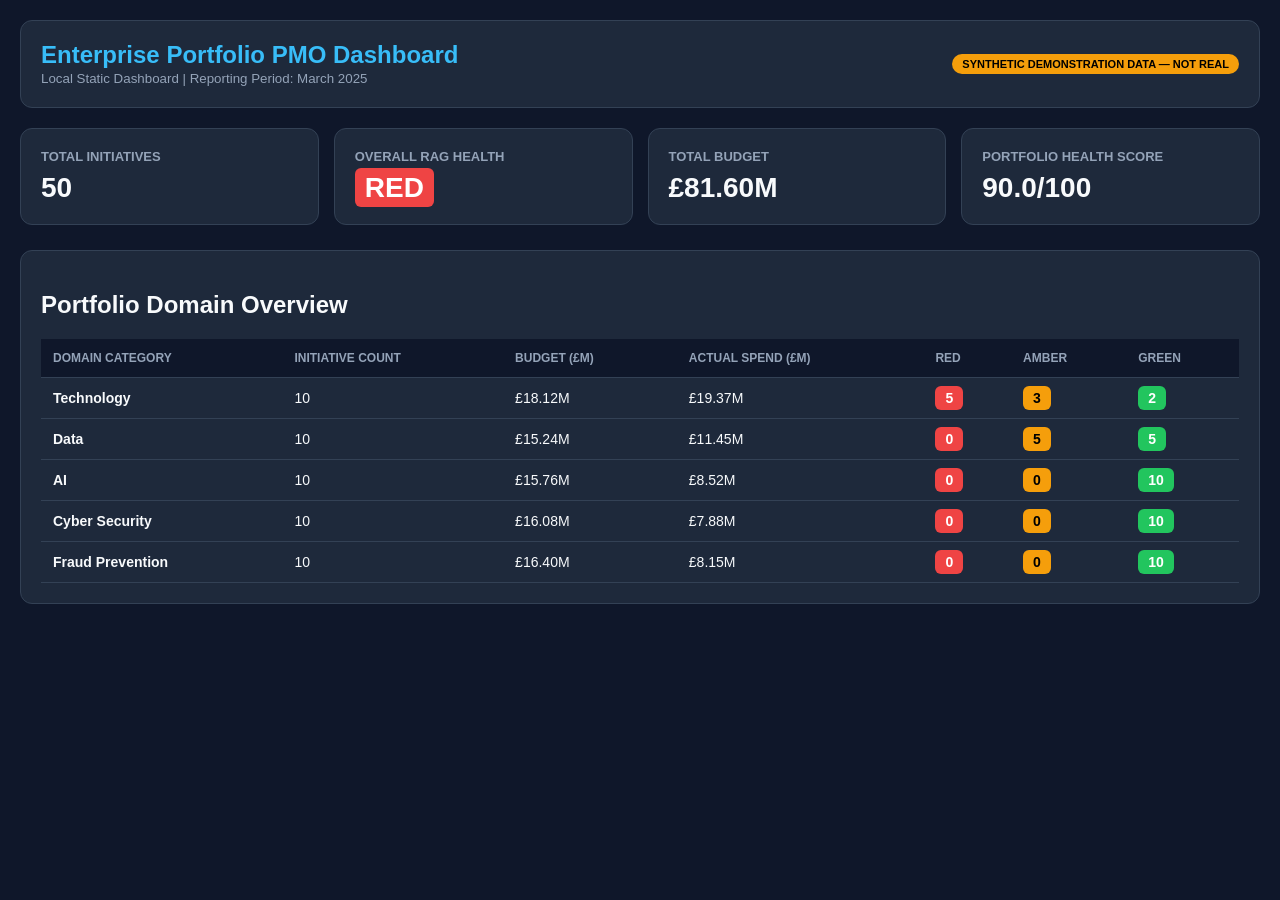
<file: outputs/samples/dashboard/index.html>
<!DOCTYPE html>
<html lang="en">
<head>
<meta charset="UTF-8">
<title>AI-Enabled Portfolio PMO Dashboard</title>
<link rel="stylesheet" href="styles.css">
</head>
<body>
<div class="header">
  <div>
    <h1 class="title">Enterprise Portfolio PMO Dashboard</h1>
    <small style="color: #94a3b8;">Local Static Dashboard | Reporting Period: March 2025</small>
  </div>
  <div class="watermark">SYNTHETIC DEMONSTRATION DATA — NOT REAL</div>
</div>

<div class="kpi-grid">
  <div class="kpi-card">
    <div class="kpi-title">Total Initiatives</div>
    <div class="kpi-value">50</div>
  </div>
  <div class="kpi-card">
    <div class="kpi-title">Overall RAG Health</div>
    <div class="kpi-value"><span class="badge-RED">RED</span></div>
  </div>
  <div class="kpi-card">
    <div class="kpi-title">Total Budget</div>
    <div class="kpi-value">£81.60M</div>
  </div>
  <div class="kpi-card">
    <div class="kpi-title">Portfolio Health Score</div>
    <div class="kpi-value">90.0/100</div>
  </div>
</div>

<div class="table-card">
  <h2>Portfolio Domain Overview</h2>
  <table>
    <thead>
      <tr>
        <th>Domain Category</th>
        <th>Initiative Count</th>
        <th>Budget (£M)</th>
        <th>Actual Spend (£M)</th>
        <th>RED</th>
        <th>AMBER</th>
        <th>GREEN</th>
      </tr>
    </thead>
    <tbody>
      <tr>
        <td><strong>Technology</strong></td>
        <td>10</td>
        <td>£18.12M</td>
        <td>£19.37M</td>
        <td><span class="badge-RED">5</span></td>
        <td><span class="badge-AMBER">3</span></td>
        <td><span class="badge-GREEN">2</span></td>
      </tr>
<tr>
        <td><strong>Data</strong></td>
        <td>10</td>
        <td>£15.24M</td>
        <td>£11.45M</td>
        <td><span class="badge-RED">0</span></td>
        <td><span class="badge-AMBER">5</span></td>
        <td><span class="badge-GREEN">5</span></td>
      </tr>
<tr>
        <td><strong>AI</strong></td>
        <td>10</td>
        <td>£15.76M</td>
        <td>£8.52M</td>
        <td><span class="badge-RED">0</span></td>
        <td><span class="badge-AMBER">0</span></td>
        <td><span class="badge-GREEN">10</span></td>
      </tr>
<tr>
        <td><strong>Cyber Security</strong></td>
        <td>10</td>
        <td>£16.08M</td>
        <td>£7.88M</td>
        <td><span class="badge-RED">0</span></td>
        <td><span class="badge-AMBER">0</span></td>
        <td><span class="badge-GREEN">10</span></td>
      </tr>
<tr>
        <td><strong>Fraud Prevention</strong></td>
        <td>10</td>
        <td>£16.40M</td>
        <td>£8.15M</td>
        <td><span class="badge-RED">0</span></td>
        <td><span class="badge-AMBER">0</span></td>
        <td><span class="badge-GREEN">10</span></td>
      </tr>

    </tbody>
  </table>
</div>
</body>
</html>
</file>
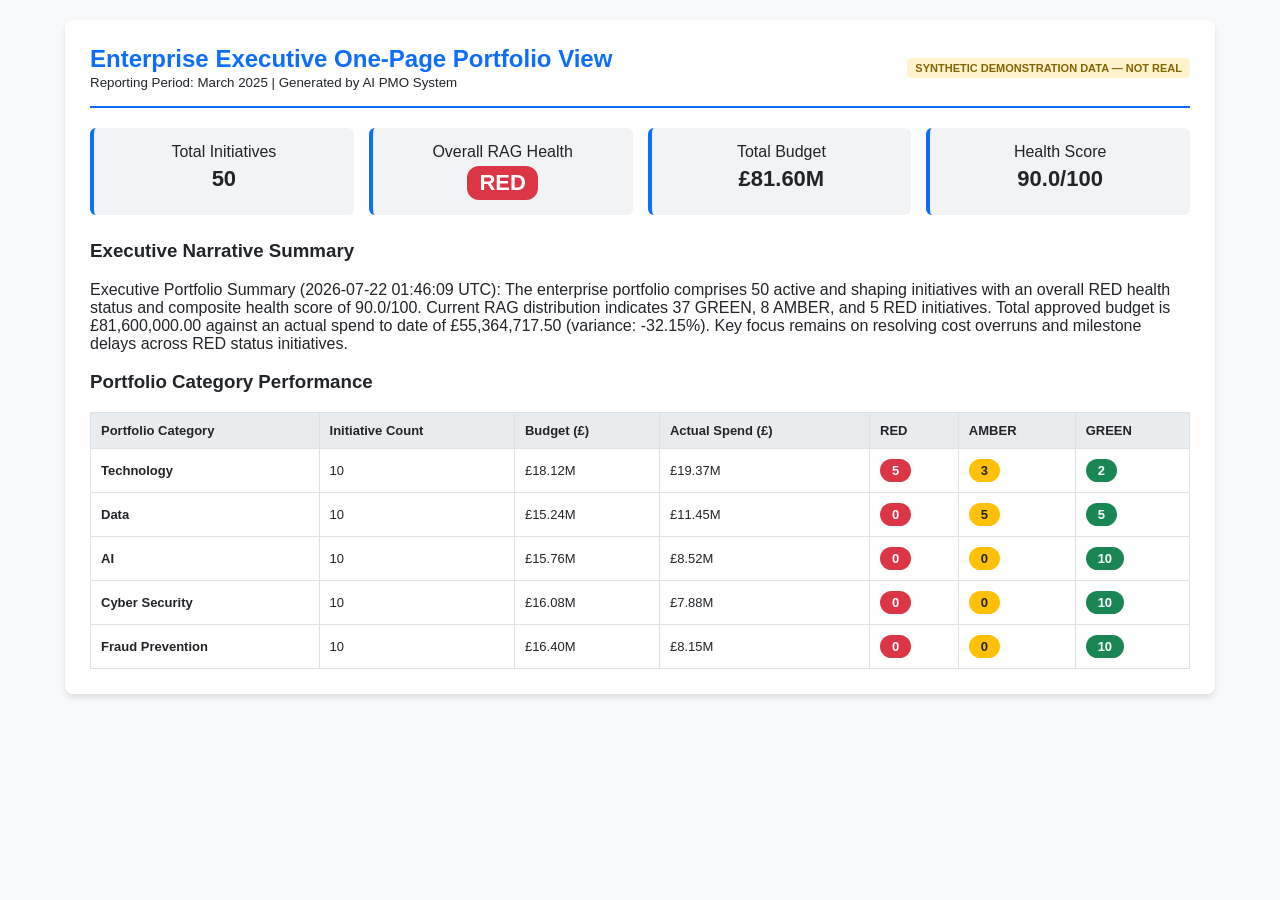
<file: outputs/samples/one_page_view.html>
<!DOCTYPE html>
<html lang="en">
<head>
<meta charset="UTF-8">
<title>Executive One-Page Portfolio View — Synthetic Data</title>
<style>
  body { font-family: 'Segoe UI', Tahoma, Geneva, Verdana, sans-serif; background-color: #f8f9fa; margin: 0; padding: 20px; color: #212529; }
  .container { max-width: 1100px; margin: 0 auto; background: #ffffff; padding: 25px; border-radius: 8px; box-shadow: 0 4px 6px rgba(0,0,0,0.1); }
  .header { display: flex; justify-content: space-between; align-items: center; border-bottom: 2px solid #0d6efd; padding-bottom: 15px; margin-bottom: 20px; }
  .title { font-size: 24px; font-weight: bold; color: #0d6efd; margin: 0; }
  .watermark { font-size: 11px; background: #fff3cd; color: #856404; padding: 4px 8px; border-radius: 4px; font-weight: bold; }
  .metrics-grid { display: grid; grid-template-columns: repeat(4, 1fr); gap: 15px; margin-bottom: 25px; }
  .metric-card { background: #f1f3f5; padding: 15px; border-radius: 6px; text-align: center; border-left: 4px solid #0d6efd; }
  .metric-value { font-size: 22px; font-weight: bold; margin-top: 5px; }
  .rag-badge { display: inline-block; padding: 4px 12px; border-radius: 12px; font-weight: bold; color: #ffffff; }
  .rag-RED { background-color: #dc3545; }
  .rag-AMBER { background-color: #ffc107; color: #212529; }
  .rag-GREEN { background-color: #198754; }
  table { width: 100%; border-collapse: collapse; margin-top: 15px; font-size: 13px; }
  th, td { padding: 10px; border: 1px solid #dee2e6; text-align: left; }
  th { background-color: #e9ecef; }
  
  @media print {
    body { background: #ffffff; padding: 0; }
    .container { box-shadow: none; padding: 0; max-width: 100%; }
    .no-print { display: none; }
  }
</style>
</head>
<body>
<div class="container">
  <div class="header">
    <div>
      <h1 class="title">Enterprise Executive One-Page Portfolio View</h1>
      <small>Reporting Period: March 2025 | Generated by AI PMO System</small>
    </div>
    <div class="watermark">SYNTHETIC DEMONSTRATION DATA — NOT REAL</div>
  </div>

  <div class="metrics-grid">
    <div class="metric-card">
      <div>Total Initiatives</div>
      <div class="metric-value">50</div>
    </div>
    <div class="metric-card">
      <div>Overall RAG Health</div>
      <div class="metric-value"><span class="rag-badge rag-RED">RED</span></div>
    </div>
    <div class="metric-card">
      <div>Total Budget</div>
      <div class="metric-value">£81.60M</div>
    </div>
    <div class="metric-card">
      <div>Health Score</div>
      <div class="metric-value">90.0/100</div>
    </div>
  </div>

  <h3>Executive Narrative Summary</h3>
  <p>Executive Portfolio Summary (2026-07-22 01:46:09 UTC):
The enterprise portfolio comprises 50 active and shaping initiatives with an overall RED health status and composite health score of 90.0/100. Current RAG distribution indicates 37 GREEN, 8 AMBER, and 5 RED initiatives. Total approved budget is £81,600,000.00 against an actual spend to date of £55,364,717.50 (variance: -32.15%). Key focus remains on resolving cost overruns and milestone delays across RED status initiatives.</p>

  <h3>Portfolio Category Performance</h3>
  <table>
    <thead>
      <tr>
        <th>Portfolio Category</th>
        <th>Initiative Count</th>
        <th>Budget (£)</th>
        <th>Actual Spend (£)</th>
        <th>RED</th>
        <th>AMBER</th>
        <th>GREEN</th>
      </tr>
    </thead>
    <tbody>
      <tr>
        <td><strong>Technology</strong></td>
        <td>10</td>
        <td>£18.12M</td>
        <td>£19.37M</td>
        <td><span class="rag-badge rag-RED">5</span></td>
        <td><span class="rag-badge rag-AMBER">3</span></td>
        <td><span class="rag-badge rag-GREEN">2</span></td>
      </tr>
<tr>
        <td><strong>Data</strong></td>
        <td>10</td>
        <td>£15.24M</td>
        <td>£11.45M</td>
        <td><span class="rag-badge rag-RED">0</span></td>
        <td><span class="rag-badge rag-AMBER">5</span></td>
        <td><span class="rag-badge rag-GREEN">5</span></td>
      </tr>
<tr>
        <td><strong>AI</strong></td>
        <td>10</td>
        <td>£15.76M</td>
        <td>£8.52M</td>
        <td><span class="rag-badge rag-RED">0</span></td>
        <td><span class="rag-badge rag-AMBER">0</span></td>
        <td><span class="rag-badge rag-GREEN">10</span></td>
      </tr>
<tr>
        <td><strong>Cyber Security</strong></td>
        <td>10</td>
        <td>£16.08M</td>
        <td>£7.88M</td>
        <td><span class="rag-badge rag-RED">0</span></td>
        <td><span class="rag-badge rag-AMBER">0</span></td>
        <td><span class="rag-badge rag-GREEN">10</span></td>
      </tr>
<tr>
        <td><strong>Fraud Prevention</strong></td>
        <td>10</td>
        <td>£16.40M</td>
        <td>£8.15M</td>
        <td><span class="rag-badge rag-RED">0</span></td>
        <td><span class="rag-badge rag-AMBER">0</span></td>
        <td><span class="rag-badge rag-GREEN">10</span></td>
      </tr>

    </tbody>
  </table>
</div>
</body>
</html>
</file>
<file: outputs/samples/dashboard/styles.css>
/* Dashboard Modern Styling */
body { font-family: 'Inter', -apple-system, BlinkMacSystemFont, "Segoe UI", Roboto, sans-serif; background: #0f172a; color: #f8fafc; margin: 0; padding: 20px; }
.header { display: flex; justify-content: space-between; align-items: center; background: #1e293b; padding: 20px; border-radius: 12px; margin-bottom: 20px; border: 1px solid #334155; }
.title { font-size: 24px; font-weight: 700; color: #38bdf8; margin: 0; }
.watermark { background: #f59e0b; color: #000; font-size: 11px; font-weight: 700; padding: 4px 10px; border-radius: 20px; }
.kpi-grid { display: grid; grid-template-columns: repeat(4, 1fr); gap: 15px; margin-bottom: 25px; }
.kpi-card { background: #1e293b; padding: 20px; border-radius: 12px; border: 1px solid #334155; }
.kpi-title { font-size: 13px; color: #94a3b8; font-weight: 600; text-transform: uppercase; }
.kpi-value { font-size: 28px; font-weight: 700; margin-top: 8px; color: #f8fafc; }
.badge-RED { background: #ef4444; color: #fff; padding: 4px 10px; border-radius: 6px; font-weight: 700; }
.badge-AMBER { background: #f59e0b; color: #000; padding: 4px 10px; border-radius: 6px; font-weight: 700; }
.badge-GREEN { background: #22c55e; color: #fff; padding: 4px 10px; border-radius: 6px; font-weight: 700; }
.table-card { background: #1e293b; padding: 20px; border-radius: 12px; border: 1px solid #334155; margin-bottom: 20px; }
table { width: 100%; border-collapse: collapse; margin-top: 15px; font-size: 14px; }
th, td { padding: 12px; text-align: left; border-bottom: 1px solid #334155; }
th { background: #0f172a; color: #94a3b8; text-transform: uppercase; font-size: 12px; }
</file>
